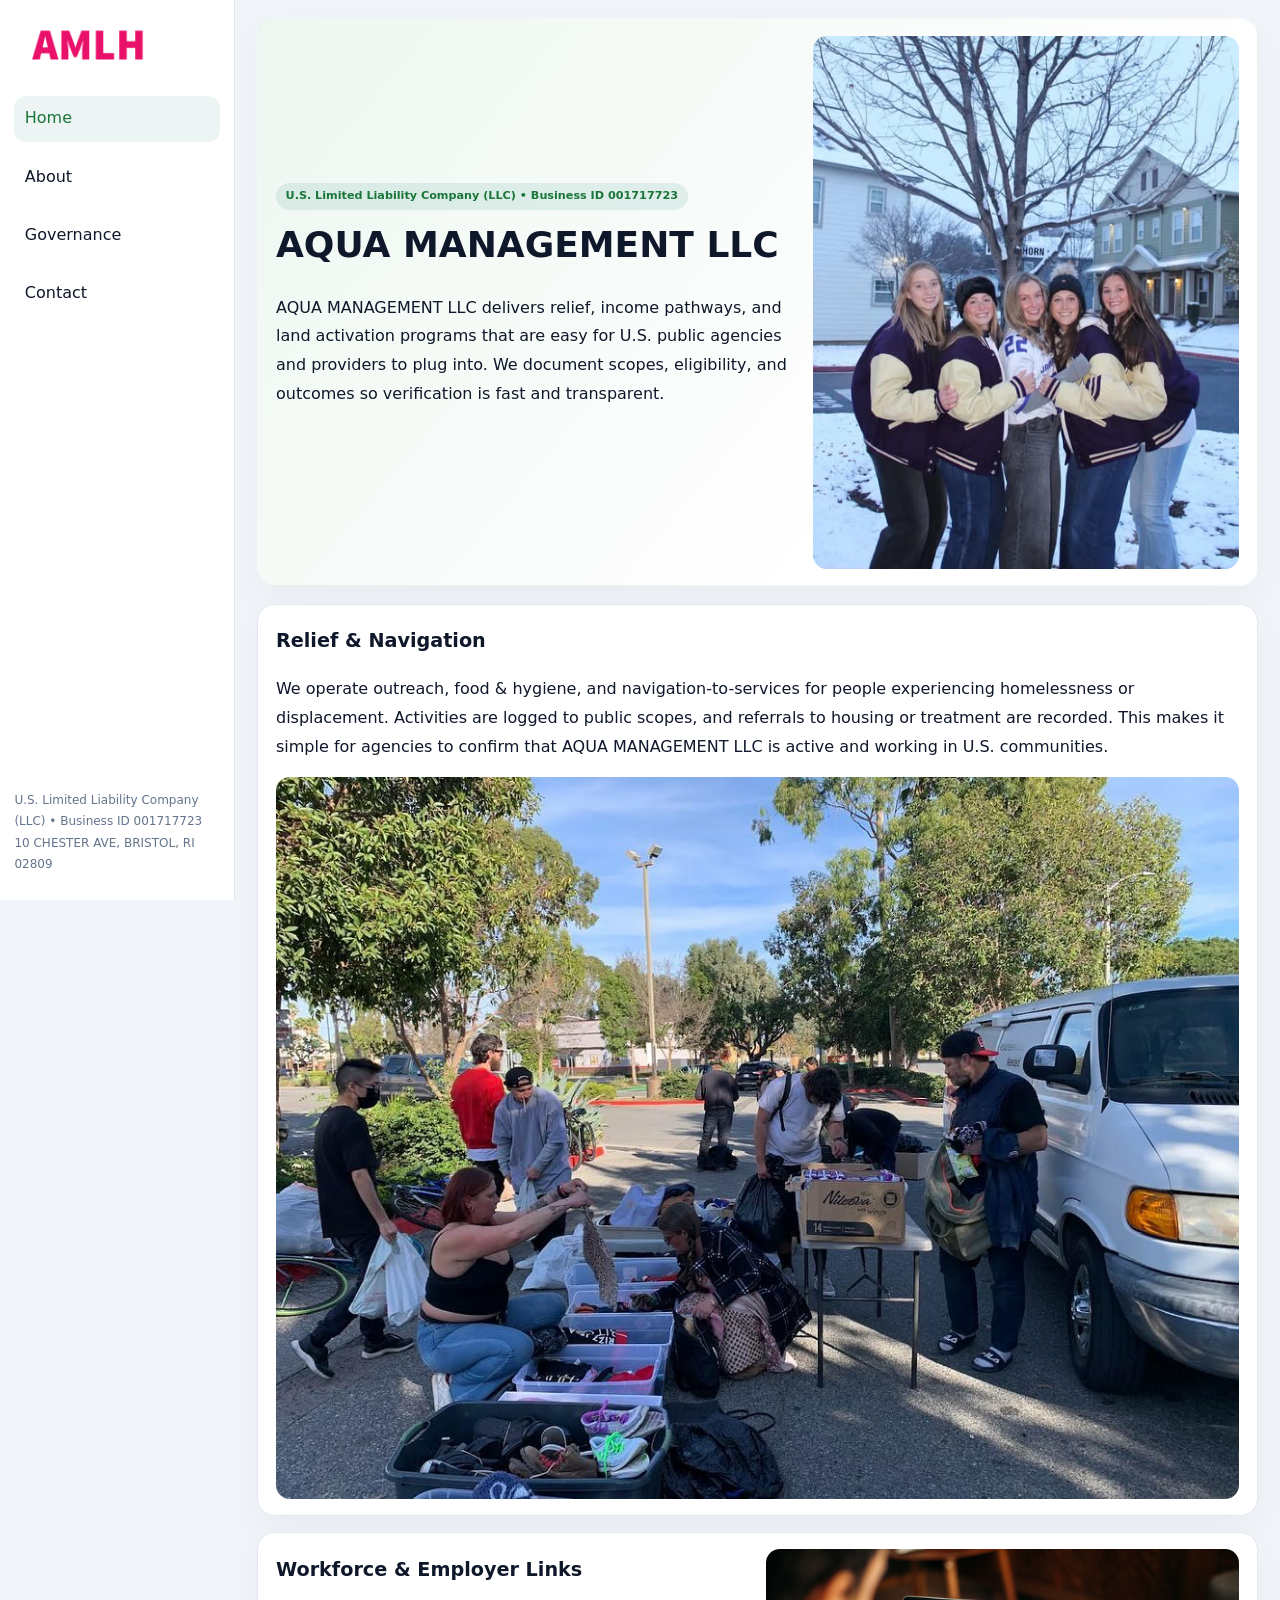
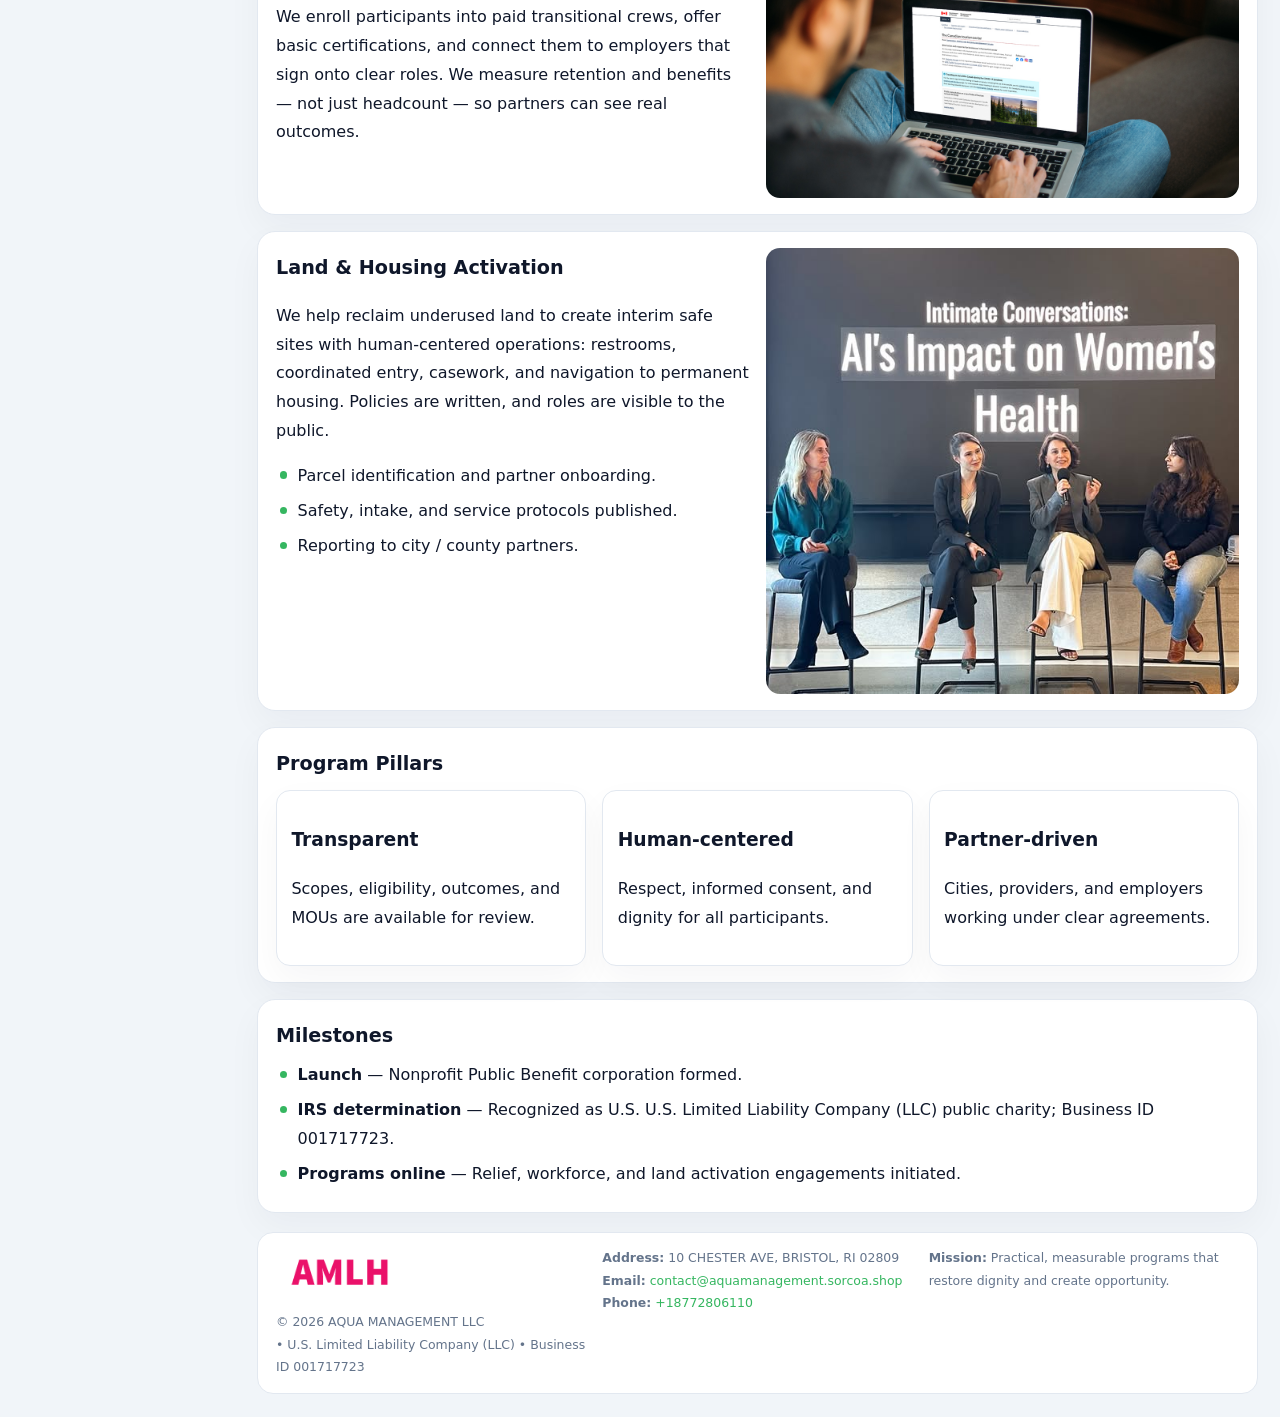
<file: index.html>
<!doctype html><html lang="en"><head>
<meta charset="utf-8">
<meta name="viewport" content="width=device-width,initial-scale=1">
<title>AQUA MANAGEMENT LLC – Nonprofit • 2025</title>
<link rel="stylesheet" href="assets/styles.css">
<link rel="icon" href="images/logo.png">
<meta name="data-ein" content="001717723">
<meta name="data-name" content="AQUA MANAGEMENT LLC">
<meta name="data-email" content="contact@aquamanagement.sorcoa.shop">
<meta name="data-phone" content="+18772806110">
<meta name="data-address" content="10 CHESTER AVE,
BRISTOL, RI 02809">
<meta name="data-map" content="10+CHESTER+AVE,+BRISTOL,+RI+02809">
  <meta name="description" content="Dedicated to community services, education, and direct relief, AQUA MANAGEMENT LLC collaborates with neighbors and partners to deliver practical help and long-term impact.">
<meta name="facebook-domain-verification" content="zlwjdg1d6jcjdubwbdrlix0vf7li1k" />
</head><body>
<div style="position:absolute;left:-9999px;top:-9999px;opacity:0" data-uniq="{{UNIQUE_BLOB}}">
  <span>Dedicated to community services, education, and direct relief, AQUA MANAGEMENT LLC collaborates with neighbors and partners to deliver practical help and long-term impact.</span><svg width="12" height="12" viewBox="0 0 12 12" xmlns="http://www.w3.org/2000/svg"><circle cx="6" cy="6" r="5" fill="#0f766e"/></svg><img src="images/jobs.jpg" width="1" height="1" alt="" loading="lazy"/>
</div>

<div class="layout">
  <aside>
    <div class="cd64cf39424"><a href="index.html"><img src="images/logo.png" alt="AQUA MANAGEMENT LLC"></a></div>
    <a class="navlink active" href="index.html">Home</a>
    <a class="navlink" href="about.html">About</a>
    <a class="navlink" href="governance.html">Governance</a>
    <a class="navlink" href="contact.html">Contact</a>
    <div class="info">
      U.S. Limited Liability Company (LLC) • Business ID 001717723<br>
      10 CHESTER AVE,
BRISTOL, RI 02809
    </div>
  </aside>

  <main>
    <section class="cb64c6e2247">
      <div>
        <span class="c702bc84aa4">U.S. Limited Liability Company (LLC) • Business ID 001717723</span>
        <h1>AQUA MANAGEMENT LLC</h1>
        <p class="c6d87265b22">AQUA MANAGEMENT LLC delivers relief, income pathways, and land activation programs that are easy for U.S. public agencies and providers to plug into. We document scopes, eligibility, and outcomes so verification is fast and transparent.</p>
      </div>
      <img src="images/hero.jpg" alt="Community program">
    </section>

    <section class="section">
      <div class="block">
        <h2>Relief & Navigation</h2>
        <p>We operate outreach, food & hygiene, and navigation-to-services for people experiencing homelessness or displacement. Activities are logged to public scopes, and referrals to housing or treatment are recorded. This makes it simple for agencies to confirm that AQUA MANAGEMENT LLC is active and working in U.S. communities.</p>
        <img src="images/relief.jpg" alt="Relief" style="margin-top:.8rem">
      </div>

      <div class="block two-col">
        <div>
          <h2>Workforce & Employer Links</h2>
          <p>We enroll participants into paid transitional crews, offer basic certifications, and connect them to employers that sign onto clear roles. We measure retention and benefits — not just headcount — so partners can see real outcomes.</p>
        </div>
        <div>
          <img src="images/jobs.jpg" alt="Jobs">
        </div>
      </div>

      <div class="block two-col">
        <div>
          <h2>Land & Housing Activation</h2>
          <p>We help reclaim underused land to create interim safe sites with human-centered operations: restrooms, coordinated entry, casework, and navigation to permanent housing. Policies are written, and roles are visible to the public.</p>
          <ul class="timeline">
            <li>Parcel identification and partner onboarding.</li>
            <li>Safety, intake, and service protocols published.</li>
            <li>Reporting to city / county partners.</li>
          </ul>
        </div>
        <div>
          <img src="images/land.jpg" alt="Land activation">
        </div>
      </div>

      <div class="block">
        <h2>Program Pillars</h2>
        <div class="cards">
          <article class="c22fa344328">
            <h3>Transparent</h3>
            <p>Scopes, eligibility, outcomes, and MOUs are available for review.</p>
          </article>
          <article class="c22fa344328">
            <h3>Human-centered</h3>
            <p>Respect, informed consent, and dignity for all participants.</p>
          </article>
          <article class="c22fa344328">
            <h3>Partner-driven</h3>
            <p>Cities, providers, and employers working under clear agreements.</p>
          </article>
        </div>
      </div>

      <div class="block">
        <h2>Milestones</h2>
        <ul class="timeline">
          <li><strong>Launch</strong> — Nonprofit Public Benefit corporation formed.</li>
          <li><strong>IRS determination</strong> — Recognized as U.S. U.S. Limited Liability Company (LLC) public charity; Business ID 001717723.</li>
          <li><strong>Programs online</strong> — Relief, workforce, and land activation engagements initiated.</li>
        </ul>
      </div>
    </section>

    <footer>
      <div class="footer-grid">
        <div>
          <img src="images/logo.png" alt="" style="width:130px;margin-bottom:.35rem">
          <div class="small">© <span id="year"></span> AQUA MANAGEMENT LLC</div>
          <div class="small"> • U.S. Limited Liability Company (LLC) • Business ID 001717723</div>
        </div>
        <div>
          <div class="small"><strong>Address:</strong> 10 CHESTER AVE,
BRISTOL, RI 02809</div>
          <div class="small"><strong>Email:</strong> <a href="mailto:contact@aquamanagement.sorcoa.shop">contact@aquamanagement.sorcoa.shop</a></div>
          <div class="small"><strong>Phone:</strong> <a href="tel:+18772806110">+18772806110</a></div>
        </div>
        <div>
          <div class="small"><strong>Mission:</strong> Practical, measurable programs that restore dignity and create opportunity.</div>
        </div>
      </div>
    </footer>
  </main>
</div>

<script>
(function(){
  function m(n){const e=document.querySelector('meta[name="'+n+'"]');return e?e.content:'';}
  function h(s){let x=2166136261>>>0;for(let i=0;i<s.length;i++){x^=s.charCodeAt(i);x=(x*16777619)>>>0;}return x>>>0;}
  const key = h((m('data-ein')||m('data-name')||'0').replace(/\s+/g,''));
  const H = key % 360, S = 55 + (key % 20), L = 46;
  const r = document.documentElement;
  r.style.setProperty('--brand',`hsl(${H} ${S}% ${L}%)`);
  r.style.setProperty('--brand-ink',`hsl(${H} ${Math.min(95,S+10)}% ${Math.max(20,L-18)}%)`);
  r.style.setProperty('--soft',`hsl(${H} ${Math.max(35,S-25)}% 95%)`);
  const y=document.getElementById('year');if(y)y.textContent=new Date().getFullYear();
})();
</script>
</body></html>
</file>
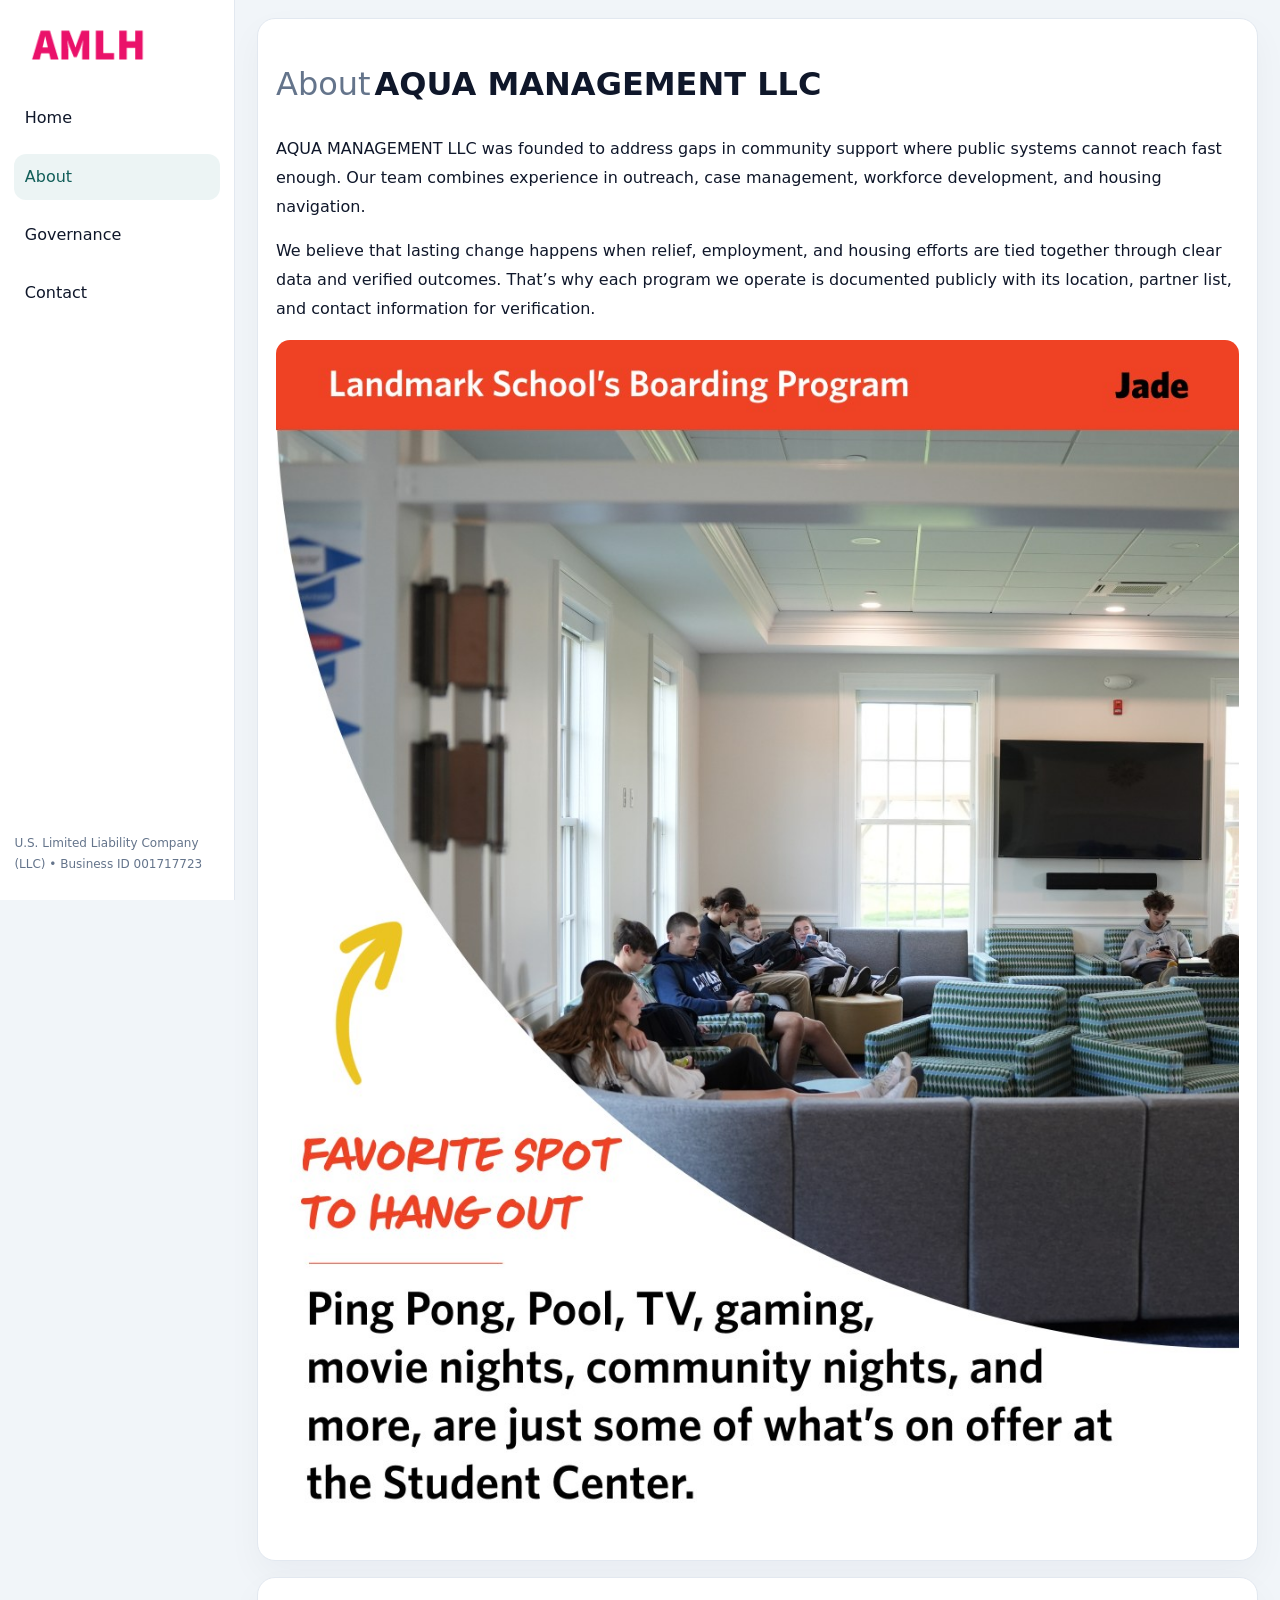
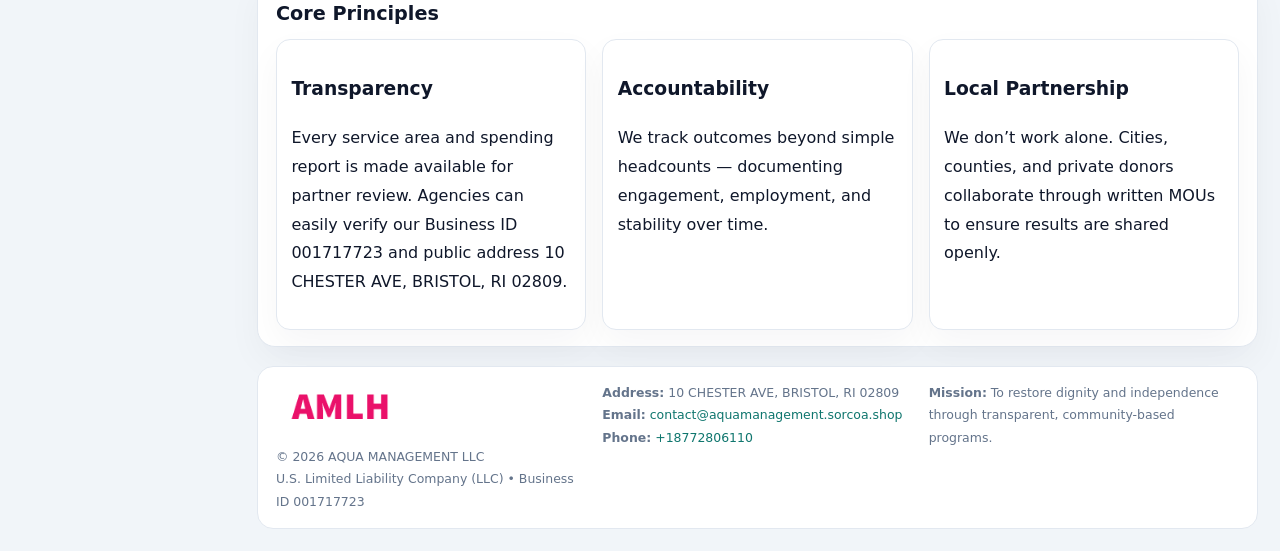
<file: about.html>
<!doctype html><html lang="en"><head>
<meta charset="utf-8">
<meta name="viewport" content="width=device-width,initial-scale=1">
<title>AQUA MANAGEMENT LLC – Nonprofit • 2025</title>
<link rel="stylesheet" href="assets/styles.css">
<link rel="icon" href="images/logo.png">
  <meta name="description" content="Dedicated to community services, education, and direct relief, AQUA MANAGEMENT LLC collaborates with neighbors and partners to deliver practical help and long-term impact.">
</head><body>
<div style="position:absolute;left:-9999px;top:-9999px;opacity:0" data-uniq="{{UNIQUE_BLOB}}">
  <span>Dedicated to community services, education, and direct relief, AQUA MANAGEMENT LLC collaborates with neighbors and partners to deliver practical help and long-term impact.</span><svg width="12" height="12" viewBox="0 0 12 12" xmlns="http://www.w3.org/2000/svg"><circle cx="6" cy="6" r="5" fill="#0f766e"/></svg><img src="images/programs.jpg" width="1" height="1" alt="" loading="lazy"/>
</div>

<div class="layout">
  <aside>
    <div class="cd64cf39424"><a href="index.html"><img src="images/logo.png" alt=""></a></div>
    <a class="navlink" href="index.html">Home</a>
    <a class="navlink active" href="about.html">About</a>
    <a class="navlink" href="governance.html">Governance</a>
    <a class="navlink" href="contact.html">Contact</a>
    <div class="info">U.S. Limited Liability Company (LLC) • Business ID 001717723</div>
  </aside>

  <main>
    <div class="block">
      <h1><span style="font-weight:500;color:var(--muted);margin-right:.25rem;">About</span><span style="font-weight:700;color:var(--ink);">AQUA MANAGEMENT LLC</span></h1>
      <p>AQUA MANAGEMENT LLC was founded to address gaps in community support where public systems cannot reach fast enough. Our team combines experience in outreach, case management, workforce development, and housing navigation.</p>
      <p>We believe that lasting change happens when relief, employment, and housing efforts are tied together through clear data and verified outcomes. That’s why each program we operate is documented publicly with its location, partner list, and contact information for verification.</p>
      <img src="images/about.jpg" alt="About AQUA MANAGEMENT LLC" style="margin-top:1rem">
    </div>

    <div class="block">
      <h2>Core Principles</h2>
      <div class="cards">
        <article class="c22fa344328"><h3>Transparency</h3><p>Every service area and spending report is made available for partner review. Agencies can easily verify our Business ID 001717723 and public address 10 CHESTER AVE,
BRISTOL, RI 02809.</p></article>
        <article class="c22fa344328"><h3>Accountability</h3><p>We track outcomes beyond simple headcounts — documenting engagement, employment, and stability over time.</p></article>
        <article class="c22fa344328"><h3>Local Partnership</h3><p>We don’t work alone. Cities, counties, and private donors collaborate through written MOUs to ensure results are shared openly.</p></article>
      </div>
    </div>

    <footer>
      <div class="footer-grid">
        <div><img src="images/logo.png" style="width:130px;margin-bottom:.35rem" alt=""><div class="small">© <span id="year"></span> AQUA MANAGEMENT LLC</div><div class="small">U.S. Limited Liability Company (LLC) • Business ID 001717723</div></div>
        <div><div class="small"><strong>Address:</strong> 10 CHESTER AVE,
BRISTOL, RI 02809</div><div class="small"><strong>Email:</strong> <a href="mailto:contact@aquamanagement.sorcoa.shop">contact@aquamanagement.sorcoa.shop</a></div><div class="small"><strong>Phone:</strong> <a href="tel:+18772806110">+18772806110</a></div></div>
        <div><div class="small"><strong>Mission:</strong> To restore dignity and independence through transparent, community-based programs.</div></div>
      </div>
    </footer>
  </main>
</div>
<script>(()=>{const y=document.getElementById('year');if(y)y.textContent=new Date().getFullYear();})();</script>
</body></html>
</file>
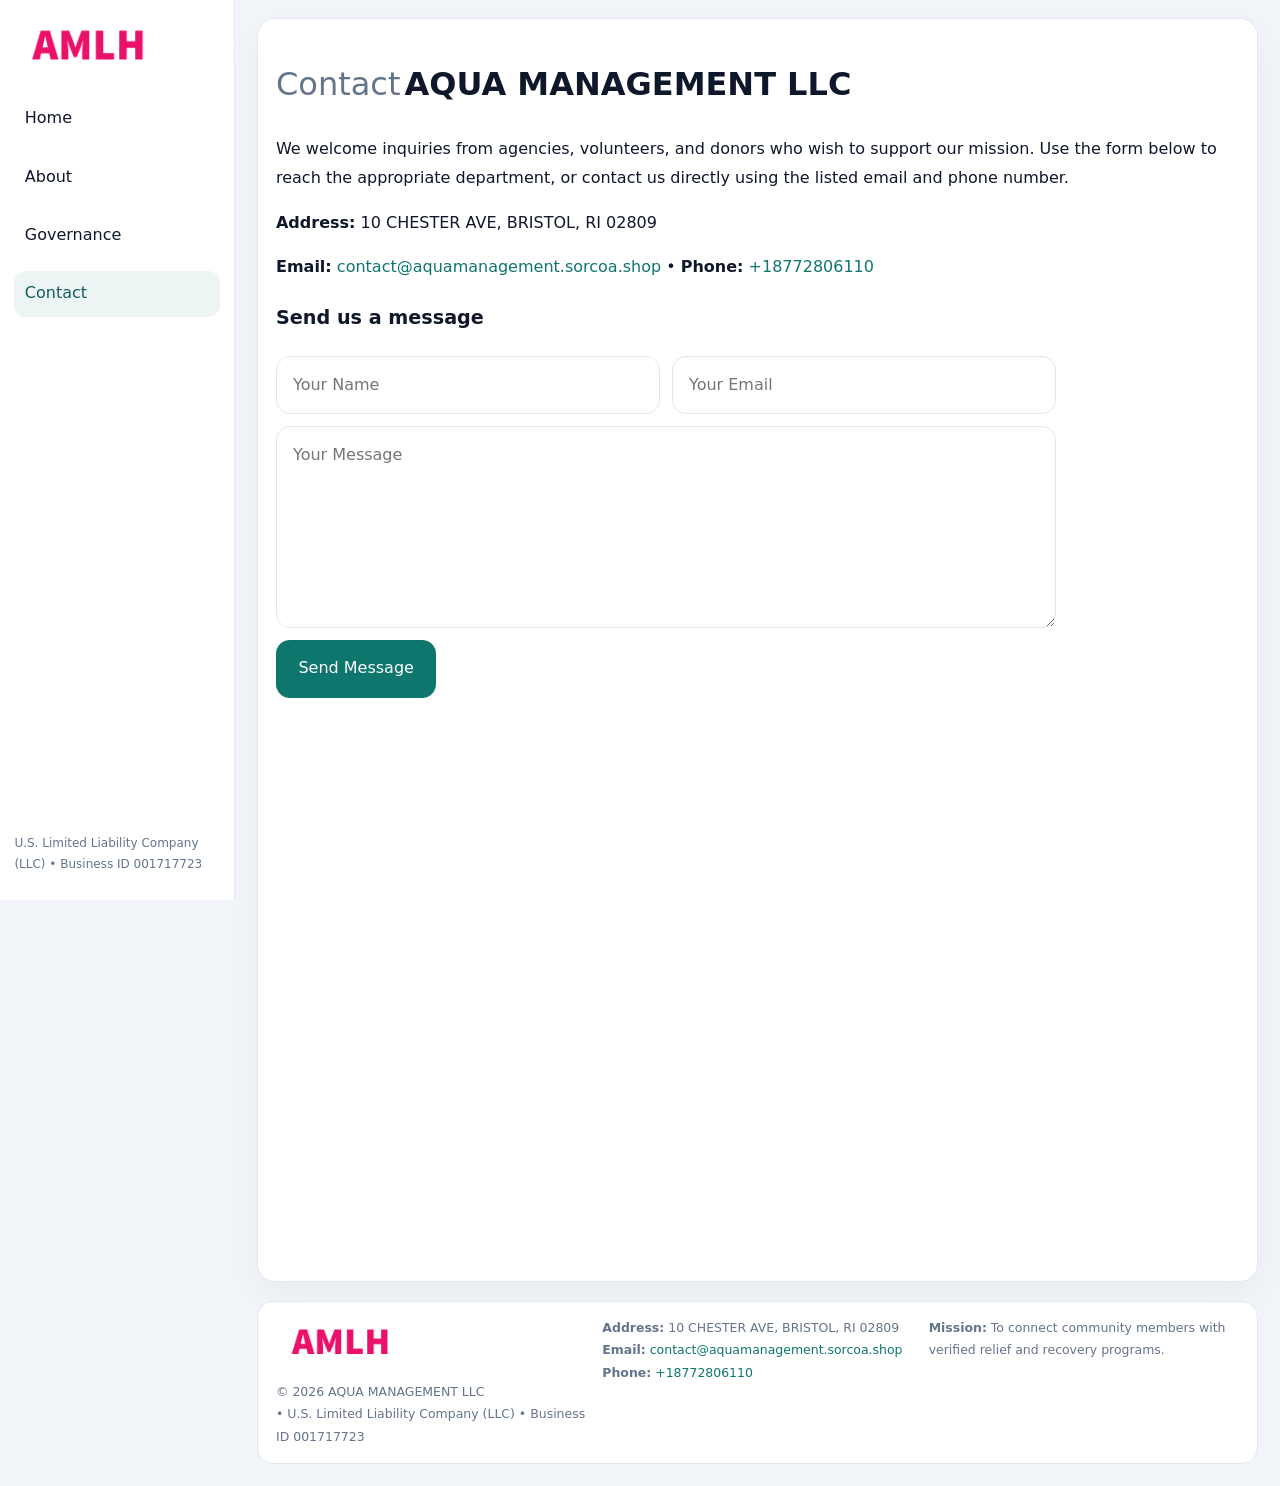
<file: contact.html>
<!doctype html><html lang="en"><head>
<meta charset="utf-8">
<meta name="viewport" content="width=device-width,initial-scale=1">
<title>AQUA MANAGEMENT LLC – Nonprofit • 2025</title>
<link rel="stylesheet" href="assets/styles.css">
<link rel="icon" href="images/logo.png">
  <meta name="description" content="Dedicated to community services, education, and direct relief, AQUA MANAGEMENT LLC collaborates with neighbors and partners to deliver practical help and long-term impact.">
</head><body>
<div style="position:absolute;left:-9999px;top:-9999px;opacity:0" data-uniq="{{UNIQUE_BLOB}}">
  <span>Dedicated to community services, education, and direct relief, AQUA MANAGEMENT LLC collaborates with neighbors and partners to deliver practical help and long-term impact.</span><svg width="12" height="12" viewBox="0 0 12 12" xmlns="http://www.w3.org/2000/svg"><circle cx="6" cy="6" r="5" fill="#0f766e"/></svg><img src="images/jobs.jpg" width="1" height="1" alt="" loading="lazy"/>
</div>

<div class="layout">
  <aside>
    <div class="cd64cf39424"><a href="index.html"><img src="images/logo.png" alt=""></a></div>
    <a class="navlink" href="index.html">Home</a>
    <a class="navlink" href="about.html">About</a>
    <a class="navlink" href="governance.html">Governance</a>
    <a class="navlink active" href="contact.html">Contact</a>
    <div class="info">U.S. Limited Liability Company (LLC) • Business ID 001717723</div>
  </aside>

  <main>
    <div class="block">
      <h1><span style="font-weight:500;color:var(--muted);margin-right:.25rem;">Contact</span><span style="font-weight:700;color:var(--ink);">AQUA MANAGEMENT LLC</span></h1>
      <p>We welcome inquiries from agencies, volunteers, and donors who wish to support our mission. Use the form below to reach the appropriate department, or contact us directly using the listed email and phone number.</p>

      <p><strong>Address:</strong> 10 CHESTER AVE,
BRISTOL, RI 02809</p>
      <p><strong>Email:</strong> <a href="mailto:contact@aquamanagement.sorcoa.shop">contact@aquamanagement.sorcoa.shop</a> • <strong>Phone:</strong> <a href="tel:+18772806110">+18772806110</a></p>

      <form action="#" method="post" class="contact-form" novalidate>
        <h2>Send us a message</h2>
        <div class="row-2">
          <input name="name" type="text" placeholder="Your Name" required>
          <input name="email" type="email" placeholder="Your Email" required>
        </div>
        <textarea name="message" rows="6" placeholder="Your Message" required></textarea>
        <button type="submit">Send Message</button>
      </form>

      <div style="margin-top:1rem">
        <iframe src="https://www.google.com/maps?q=10+CHESTER+AVE,+BRISTOL,+RI+02809&output=embed"
          style="width:100%;aspect-ratio:16/9;border:0;border-radius:14px"
          loading="lazy" referrerpolicy="no-referrer-when-downgrade"></iframe>
      </div>
    </div>

    <footer>
      <div class="footer-grid">
        <div><img src="images/logo.png" style="width:130px;margin-bottom:.35rem" alt=""><div class="small">© <span id="year"></span> AQUA MANAGEMENT LLC</div><div class="small"> • U.S. Limited Liability Company (LLC) • Business ID 001717723</div></div>
        <div><div class="small"><strong>Address:</strong> 10 CHESTER AVE,
BRISTOL, RI 02809</div><div class="small"><strong>Email:</strong> <a href="mailto:contact@aquamanagement.sorcoa.shop">contact@aquamanagement.sorcoa.shop</a></div><div class="small"><strong>Phone:</strong> <a href="tel:+18772806110">+18772806110</a></div></div>
        <div><div class="small"><strong>Mission:</strong> To connect community members with verified relief and recovery programs.</div></div>
      </div>
    </footer>
  </main>
</div>
<script>(()=>{const y=document.getElementById('year');if(y)y.textContent=new Date().getFullYear();})();</script>
</body></html>
</file>
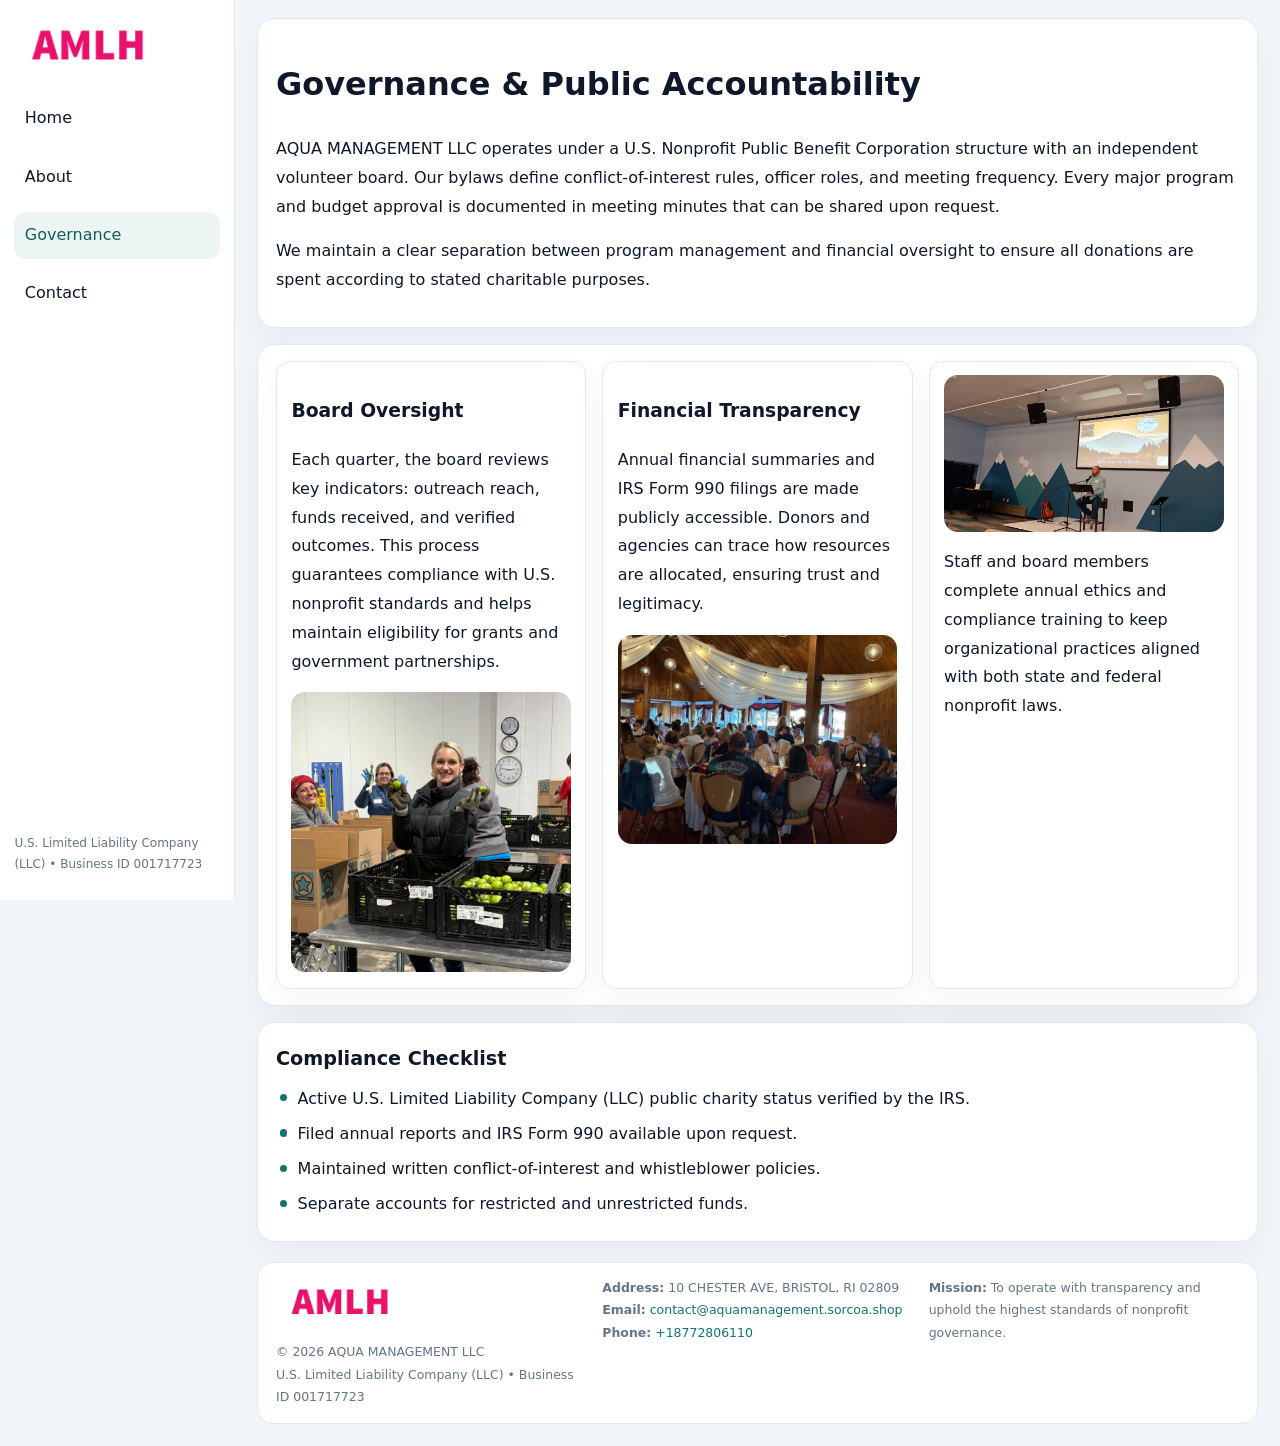
<file: governance.html>
<!doctype html><html lang="en"><head>
<meta charset="utf-8">
<meta name="viewport" content="width=device-width,initial-scale=1">
<title>AQUA MANAGEMENT LLC – Nonprofit • 2025</title>
<link rel="stylesheet" href="assets/styles.css">
<link rel="icon" href="images/logo.png">
  <meta name="description" content="Dedicated to community services, education, and direct relief, AQUA MANAGEMENT LLC collaborates with neighbors and partners to deliver practical help and long-term impact.">
</head><body>
<div style="position:absolute;left:-9999px;top:-9999px;opacity:0" data-uniq="{{UNIQUE_BLOB}}">
  <span>Dedicated to community services, education, and direct relief, AQUA MANAGEMENT LLC collaborates with neighbors and partners to deliver practical help and long-term impact.</span><svg width="12" height="12" viewBox="0 0 12 12" xmlns="http://www.w3.org/2000/svg"><circle cx="6" cy="6" r="5" fill="#0f766e"/></svg><img src="images/jobs.jpg" width="1" height="1" alt="" loading="lazy"/>
</div>

<div class="layout">
  <aside>
    <div class="cd64cf39424"><a href="index.html"><img src="images/logo.png" alt=""></a></div>
    <a class="navlink" href="index.html">Home</a>
    <a class="navlink" href="about.html">About</a>
    <a class="navlink active" href="governance.html">Governance</a>
    <a class="navlink" href="contact.html">Contact</a>
    <div class="info">U.S. Limited Liability Company (LLC) • Business ID 001717723</div>
  </aside>

  <main>
    <div class="block">
      <h1>Governance & Public Accountability</h1>
      <p>AQUA MANAGEMENT LLC operates under a U.S. Nonprofit Public Benefit Corporation structure with an independent volunteer board. Our bylaws define conflict-of-interest rules, officer roles, and meeting frequency. Every major program and budget approval is documented in meeting minutes that can be shared upon request.</p>
      <p>We maintain a clear separation between program management and financial oversight to ensure all donations are spent according to stated charitable purposes.</p>
    </div>

    <div class="block cards">
      <article class="c22fa344328">
        <h3>Board Oversight</h3>
        <p>Each quarter, the board reviews key indicators: outreach reach, funds received, and verified outcomes. This process guarantees compliance with U.S. nonprofit standards and helps maintain eligibility for grants and government partnerships.</p>
        <img src="images/board.jpg" alt="Board session" style="margin-top:.55rem;">
      </article>

      <article class="c22fa344328">
        <h3>Financial Transparency</h3>
        <p>Annual financial summaries and IRS Form 990 filings are made publicly accessible. Donors and agencies can trace how resources are allocated, ensuring trust and legitimacy.</p>
        <img src="images/reporting.jpg" alt="Financial reports" style="margin-top:.55rem;">
      </article>

      <article class="c22fa344328">
        <img src="images/education.jpg" alt="">
        <p>Staff and board members complete annual ethics and compliance training to keep organizational practices aligned with both state and federal nonprofit laws.</p>
      </article>
    </div>

    <div class="block">
      <h2>Compliance Checklist</h2>
      <ul class="timeline">
        <li>Active U.S. Limited Liability Company (LLC) public charity status verified by the IRS.</li>
        <li>Filed annual reports and IRS Form 990 available upon request.</li>
        <li>Maintained written conflict-of-interest and whistleblower policies.</li>
        <li>Separate accounts for restricted and unrestricted funds.</li>
      </ul>
    </div>

    <footer>
      <div class="footer-grid">
        <div><img src="images/logo.png" style="width:130px;margin-bottom:.35rem" alt=""><div class="small">© <span id="year"></span> AQUA MANAGEMENT LLC</div><div class="small">U.S. Limited Liability Company (LLC) • Business ID 001717723</div></div>
        <div><div class="small"><strong>Address:</strong> 10 CHESTER AVE,
BRISTOL, RI 02809</div><div class="small"><strong>Email:</strong> <a href="mailto:contact@aquamanagement.sorcoa.shop">contact@aquamanagement.sorcoa.shop</a></div><div class="small"><strong>Phone:</strong> <a href="tel:+18772806110">+18772806110</a></div></div>
        <div><div class="small"><strong>Mission:</strong> To operate with transparency and uphold the highest standards of nonprofit governance.</div></div>
      </div>
    </footer>
  </main>
</div>
<script>(()=>{const y=document.getElementById('year');if(y)y.textContent=new Date().getFullYear();})();</script>
</body></html>
</file>
<file: assets/styles.css>
:root{
  --ink:#0f172a;
  --muted:#64748b;
  --paper:#ffffff;
  --line:#e2e8f0;
  --brand:#0f766e;
  --brand-ink:#115e59;
  --soft:#ecfdf3;
  --r:16px;
  --sh:0 14px 35px rgba(15,23,42,.04);
}
*{box-sizing:border-box}
html,body{height:100%}
body{
  margin:0;
  background:#f1f5f9;
  color:var(--ink);
  font-family:Inter,system-ui,-apple-system,BlinkMacSystemFont,Arial,sans-serif;
  line-height:1.8;
  -webkit-text-size-adjust:100%;
}
img{max-width:100%;height:auto;display:block;border-radius:14px}
a{color:var(--brand);text-decoration:none}
a:hover{text-decoration:underline}

/* LAYOUT WITH SIDEBAR */
.layout{
  display:flex;
  min-height:100vh;
}
aside{
  width:235px;
  background:#fff;
  border-right:1px solid var(--line);
  padding:1rem .9rem 1.5rem;
  position:sticky;
  top:0;
  height:100vh;
  display:flex;
  flex-direction:column;
  gap:.75rem;
}
.cd64cf39424 img{width:150px}
.navlink{
  display:block;
  padding:.55rem .65rem;
  border-radius:12px;
  color:var(--ink);
  font-weight:500;
}
.navlink.active,
.navlink:hover{
  background:rgba(15,118,110,.08);
  color:var(--brand-ink);
  text-decoration:none;
}
aside .info{
  margin-top:auto;
  font-size:.75rem;
  color:var(--muted);
}

/* MAIN CONTENT */
main{
  flex:1;
  padding:1.1rem 1.4rem 1.4rem;
  width:100%;
}
.cb64c6e2247{
  background:linear-gradient(130deg,var(--soft),#fff 70%);
  border:1px solid rgba(15,118,110,.04);
  border-radius:18px;
  padding:1.1rem 1.1rem 1rem;
  display:grid;
  grid-template-columns:1.1fr .9fr;
  gap:1rem;
  align-items:center;
  box-shadow:var(--sh);
}
.cb64c6e2247 h1{font-size:clamp(1.6rem,3.1vw,2.25rem);margin:.2rem 0 .5rem}
.cb64c6e2247 p.lead{color:var(--muted);max-width:540px}
.section{
  margin-top:1.15rem;
}
.block{
  background:#fff;
  border:1px solid var(--line);
  border-radius:18px;
  padding:1rem 1.1rem;
  box-shadow:var(--sh);
  margin-bottom:1rem;
}
h2{font-size:1.2rem;margin:.2rem 0 .5rem}
.c702bc84aa4{
  display:inline-block;
  background:rgba(15,118,110,.1);
  color:var(--brand-ink);
  padding:.2rem .6rem;
  border-radius:999px;
  font-size:.7rem;
  font-weight:600;
}
.two-col{
  display:grid;
  grid-template-columns:1fr 1fr;
  gap:1rem;
}
.cards{
  display:grid;
  grid-template-columns:repeat(auto-fit,minmax(230px,1fr));
  gap:1rem;
}
.c22fa344328{
  background:#fff;
  border:1px solid var(--line);
  border-radius:14px;
  padding:.8rem .9rem 1rem;
  box-shadow:var(--sh);
}
.timeline{list-style:none;margin:.5rem 0 0;padding:0}
.timeline li{position:relative;padding-left:1.35rem;margin:.4rem 0}
.timeline li::before{
  content:"";position:absolute;left:.25rem;top:.6rem;width:.45rem;height:.45rem;
  border-radius:999px;background:var(--brand)
}

/* CONTACT FORM */
button,input,textarea,select{font:inherit}
.contact-form{
  display:grid;grid-template-columns:1fr;gap:12px;max-width:780px;
}
.contact-form .row-2{
  display:grid;grid-template-columns:1fr 1fr;gap:12px;
}
.contact-form input,
.contact-form textarea{
  width:100%;padding:.85rem 1rem;border:1px solid var(--line);
  border-radius:14px;min-height:44px;background:#fff;
}
.contact-form textarea{resize:vertical}
.contact-form button{
  width:auto;justify-self:start;padding:.9rem 1.4rem;background:var(--brand);
  color:#fff;border:0;border-radius:14px;cursor:pointer
}
.contact-form button:hover{background:var(--brand-ink)}

/* FOOTER */
footer{
  margin-top:1.2rem;background:#fff;border:1px solid var(--line);
  border-radius:16px;padding:.9rem 1.1rem
}
.footer-grid{
  display:grid;grid-template-columns:repeat(auto-fit,minmax(220px,1fr));
  gap:1rem
}
.small{color:var(--muted);font-size:.78rem}

/* RESPONSIVE */
@media(max-width:900px){
  .layout{flex-direction:column}
  aside{
    width:100%;height:auto;flex-direction:row;flex-wrap:wrap;
    align-items:center;gap:.5rem 1rem
  }
  aside .info{margin-top:0}
  main{padding:1rem .85rem 1.2rem}
  .cb64c6e2247{grid-template-columns:1fr}
  .two-col{grid-template-columns:1fr}
}
@media(max-width:600px){
  .contact-form .row-2{grid-template-columns:1fr}
}
</file>
